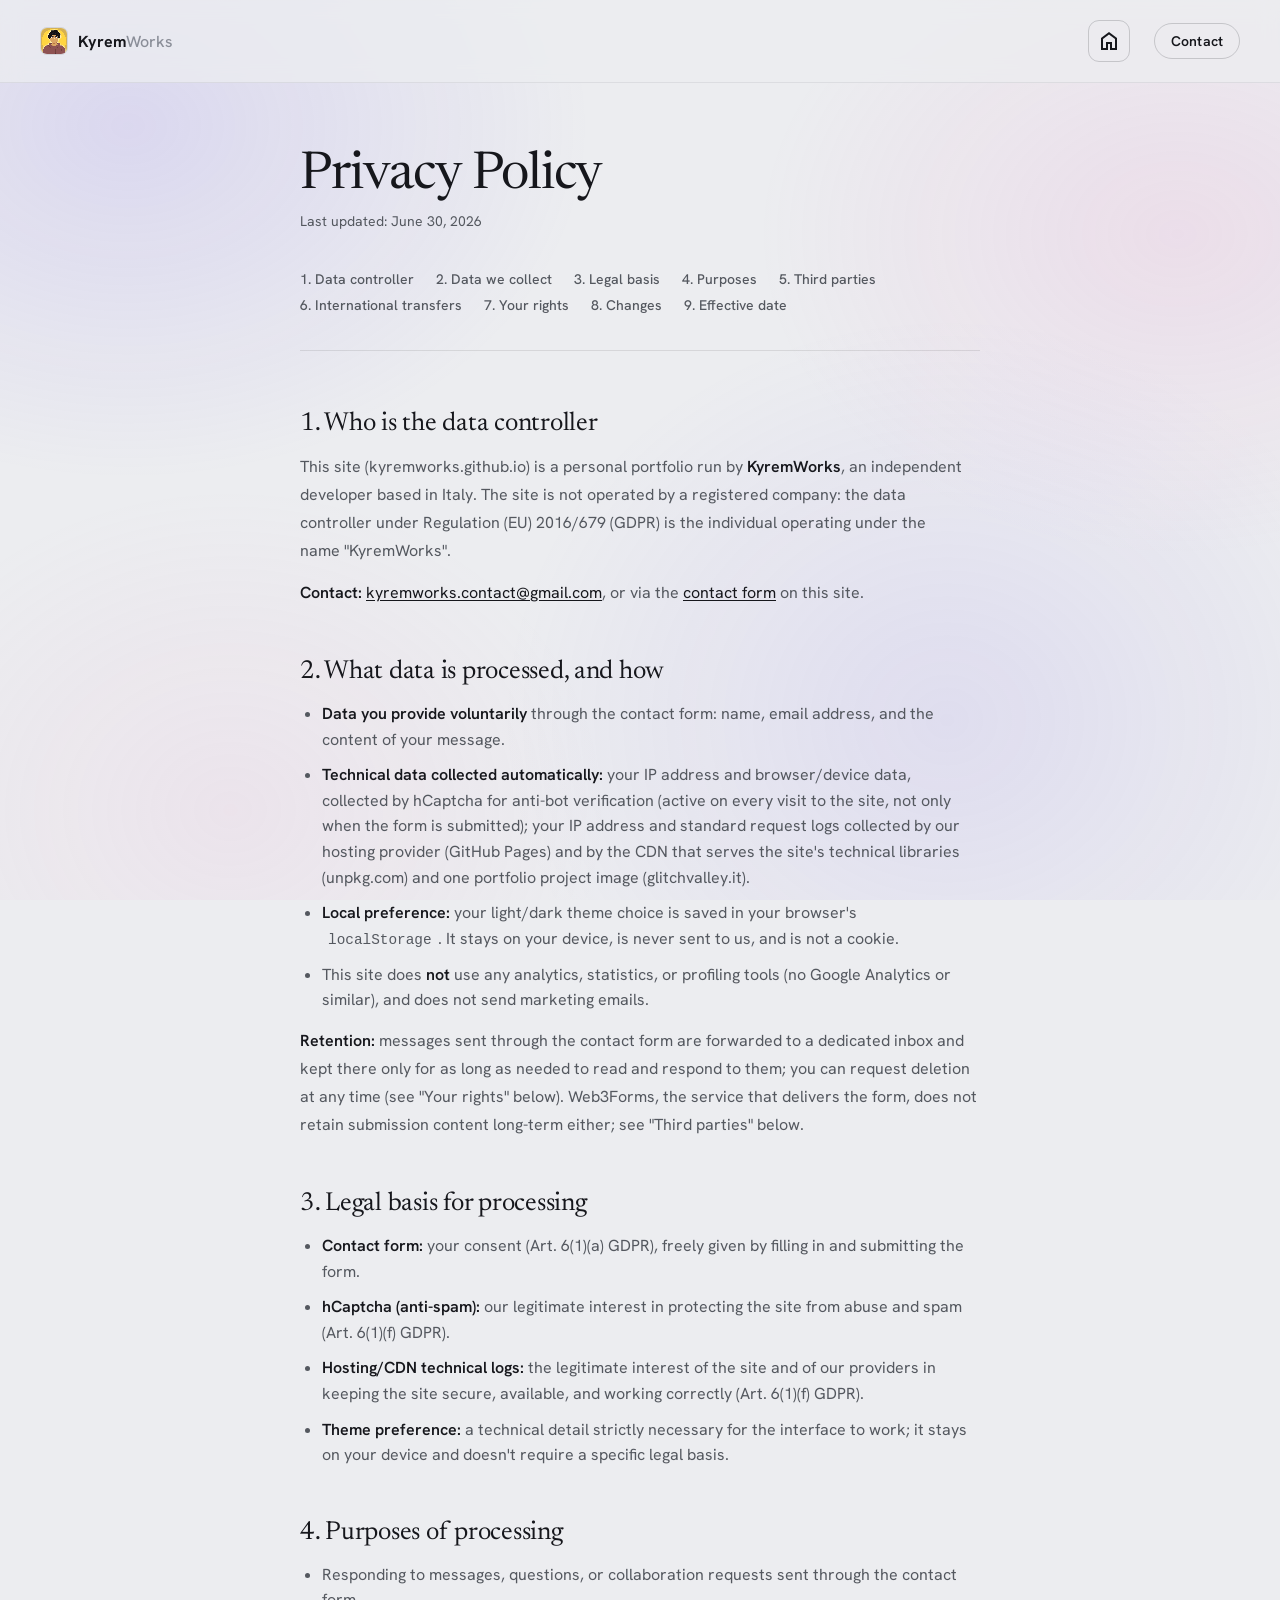
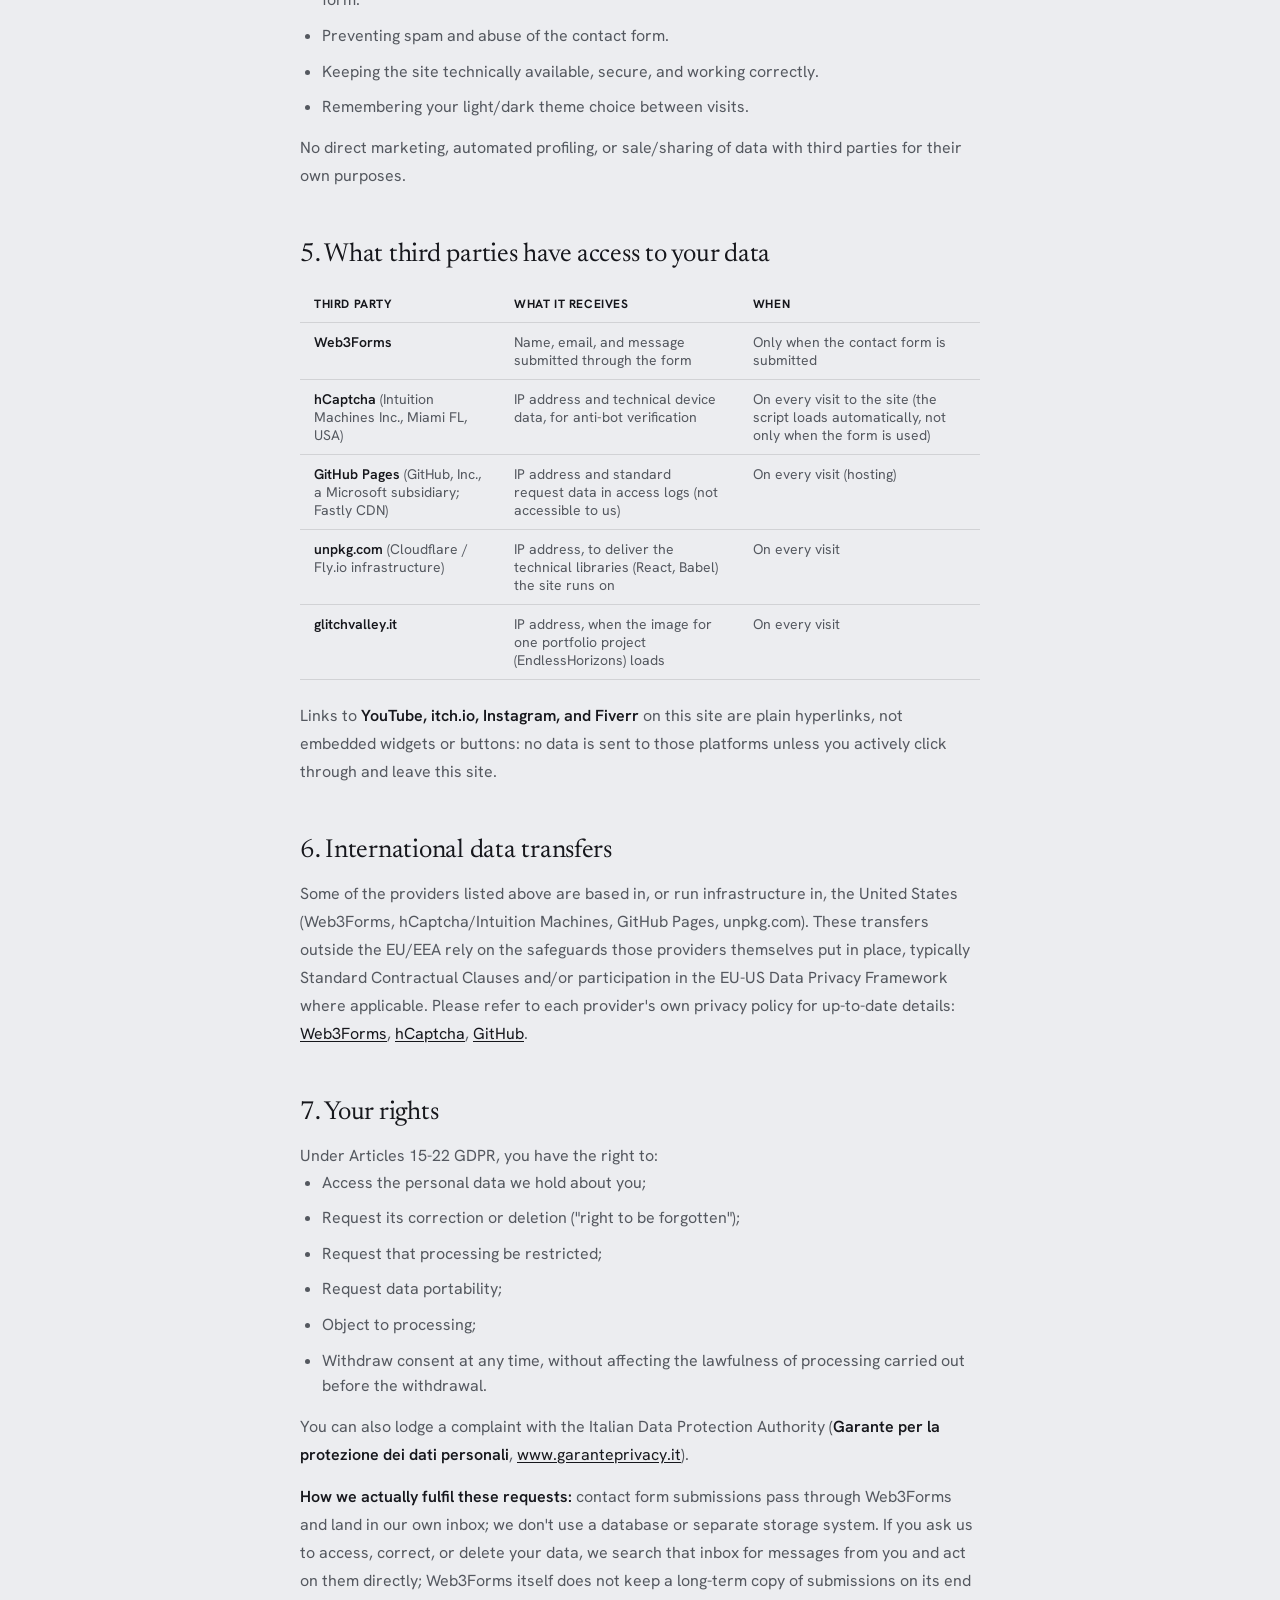
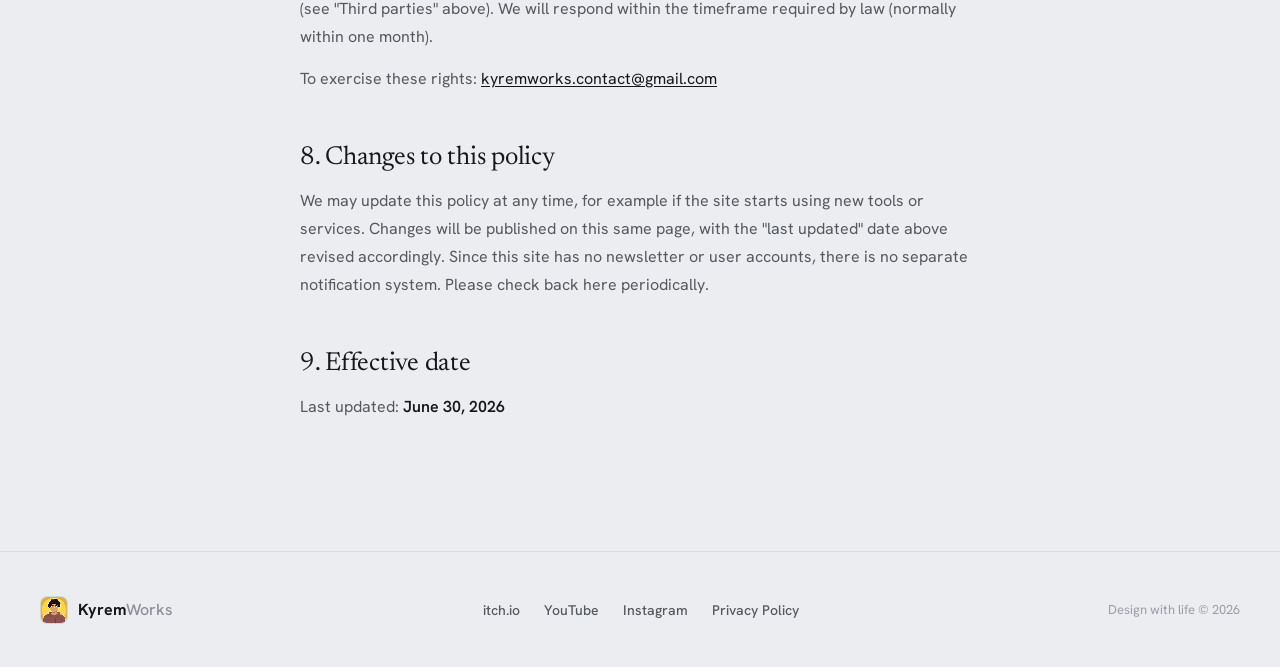
<file: privacy.html>
<!DOCTYPE html>
<html>
<head>
<meta charset="utf-8">
<meta name="viewport" content="width=device-width, initial-scale=1">
<title>Privacy Policy - KyremWorks</title>
<link rel="icon" type="image/png" href="assets/favicon.png">
<link rel="apple-touch-icon" href="assets/favicon.png">
<link rel="stylesheet" href="styles/fonts.css">
<link rel="stylesheet" href="styles/base.css">
<link rel="stylesheet" href="styles/layout.css">
<link rel="stylesheet" href="styles/privacy.css">
<link rel="stylesheet" href="styles/responsive.css">
<script>
  (function(){
    try {
      if (localStorage.getItem('kw-theme') === 'dark') document.documentElement.dataset.theme = 'dark';
    } catch(_) {}
  })();
</script>
</head>
<body>
<div class="site">

  <div id="base-bg" aria-hidden="true"></div>
  <div id="night-sky" aria-hidden="true"></div>
  <div id="glow" aria-hidden="true"></div>

  <!-- NAV (simplified: no theme toggle / burger, those need the DC runtime) -->
  <nav class="site-nav">
    <div class="brand-lockup">
      <img src="assets/logo-pfp.png" alt="KyremWorks" class="brand-mark">
      <span>Kyrem<span class="brand-sub">Works</span></span>
    </div>
    <div id="nav-right">
      <a id="home-btn" href="index.html">
        <svg class="home-icon" xmlns="http://www.w3.org/2000/svg" height="24px" viewBox="0 -960 960 960" width="24px" fill="#e3e3e3"><path fill="currentColor" d="M240-200h120v-240h240v240h120v-360L480-740 240-560v360Zm-80 80v-480l320-240 320 240v480H520v-240h-80v240H160Zm320-350Z"/></svg>
      </a>
      <a id="contact-btn" href="index.html#contact">Contact</a>
    </div>
  </nav>

  <!-- PRIVACY POLICY -->
  <main id="privacy-main">
    <div id="privacy-inner">
      <div class="privacy-head">
        <h1 class="privacy-title">Privacy Policy</h1>
        <p class="privacy-updated">Last updated: June 30, 2026</p>
      </div>

      <nav id="privacy-toc" aria-label="Table of contents">
        <a href="#data-controller">1. Data controller</a>
        <a href="#data-collected">2. Data we collect</a>
        <a href="#legal-basis">3. Legal basis</a>
        <a href="#purposes">4. Purposes</a>
        <a href="#third-parties">5. Third parties</a>
        <a href="#international-transfers">6. International transfers</a>
        <a href="#your-rights">7. Your rights</a>
        <a href="#changes">8. Changes</a>
        <a href="#effective-date">9. Effective date</a>
      </nav>

      <article id="privacy-body">
        <section id="data-controller">
          <h2>1. Who is the data controller</h2>
          <p>This site (kyremworks.github.io) is a personal portfolio run by <strong>KyremWorks</strong>, an independent developer based in Italy. The site is not operated by a registered company: the data controller under Regulation (EU) 2016/679 (GDPR) is the individual operating under the name "KyremWorks".</p>
          <p><strong>Contact:</strong> <a href="mailto:kyremworks.contact@gmail.com">kyremworks.contact@gmail.com</a>, or via the <a href="index.html#contact">contact form</a> on this site.</p>
        </section>

        <section id="data-collected">
          <h2>2. What data is processed, and how</h2>
          <ul>
            <li><strong>Data you provide voluntarily</strong> through the contact form: name, email address, and the content of your message.</li>
            <li><strong>Technical data collected automatically:</strong> your IP address and browser/device data, collected by hCaptcha for anti-bot verification (active on every visit to the site, not only when the form is submitted); your IP address and standard request logs collected by our hosting provider (GitHub Pages) and by the CDN that serves the site's technical libraries (unpkg.com) and one portfolio project image (glitchvalley.it).</li>
            <li><strong>Local preference:</strong> your light/dark theme choice is saved in your browser's <code>localStorage</code>. It stays on your device, is never sent to us, and is not a cookie.</li>
            <li>This site does <strong>not</strong> use any analytics, statistics, or profiling tools (no Google Analytics or similar), and does not send marketing emails.</li>
          </ul>
          <p><strong>Retention:</strong> messages sent through the contact form are forwarded to a dedicated inbox and kept there only for as long as needed to read and respond to them; you can request deletion at any time (see "Your rights" below). Web3Forms, the service that delivers the form, does not retain submission content long-term either; see "Third parties" below.</p>
        </section>

        <section id="legal-basis">
          <h2>3. Legal basis for processing</h2>
          <ul>
            <li><strong>Contact form:</strong> your consent (Art. 6(1)(a) GDPR), freely given by filling in and submitting the form.</li>
            <li><strong>hCaptcha (anti-spam):</strong> our legitimate interest in protecting the site from abuse and spam (Art. 6(1)(f) GDPR).</li>
            <li><strong>Hosting/CDN technical logs:</strong> the legitimate interest of the site and of our providers in keeping the site secure, available, and working correctly (Art. 6(1)(f) GDPR).</li>
            <li><strong>Theme preference:</strong> a technical detail strictly necessary for the interface to work; it stays on your device and doesn't require a specific legal basis.</li>
          </ul>
        </section>

        <section id="purposes">
          <h2>4. Purposes of processing</h2>
          <ul>
            <li>Responding to messages, questions, or collaboration requests sent through the contact form.</li>
            <li>Preventing spam and abuse of the contact form.</li>
            <li>Keeping the site technically available, secure, and working correctly.</li>
            <li>Remembering your light/dark theme choice between visits.</li>
          </ul>
          <p>No direct marketing, automated profiling, or sale/sharing of data with third parties for their own purposes.</p>
        </section>

        <section id="third-parties">
          <h2>5. What third parties have access to your data</h2>
          <div class="table-wrap">
            <table>
              <thead>
                <tr><th>Third party</th><th>What it receives</th><th>When</th></tr>
              </thead>
              <tbody>
                <tr><td><strong>Web3Forms</strong></td><td>Name, email, and message submitted through the form</td><td>Only when the contact form is submitted</td></tr>
                <tr><td><strong>hCaptcha</strong> (Intuition Machines Inc., Miami FL, USA)</td><td>IP address and technical device data, for anti-bot verification</td><td>On every visit to the site (the script loads automatically, not only when the form is used)</td></tr>
                <tr><td><strong>GitHub Pages</strong> (GitHub, Inc., a Microsoft subsidiary; Fastly CDN)</td><td>IP address and standard request data in access logs (not accessible to us)</td><td>On every visit (hosting)</td></tr>
                <tr><td><strong>unpkg.com</strong> (Cloudflare / Fly.io infrastructure)</td><td>IP address, to deliver the technical libraries (React, Babel) the site runs on</td><td>On every visit</td></tr>
                <tr><td><strong>glitchvalley.it</strong></td><td>IP address, when the image for one portfolio project (EndlessHorizons) loads</td><td>On every visit</td></tr>
              </tbody>
            </table>
          </div>
          <p>Links to <strong>YouTube, itch.io, Instagram, and Fiverr</strong> on this site are plain hyperlinks, not embedded widgets or buttons: no data is sent to those platforms unless you actively click through and leave this site.</p>
        </section>

        <section id="international-transfers">
          <h2>6. International data transfers</h2>
          <p>Some of the providers listed above are based in, or run infrastructure in, the United States (Web3Forms, hCaptcha/Intuition Machines, GitHub Pages, unpkg.com). These transfers outside the EU/EEA rely on the safeguards those providers themselves put in place, typically Standard Contractual Clauses and/or participation in the EU-US Data Privacy Framework where applicable. Please refer to each provider's own privacy policy for up-to-date details: <a href="https://web3forms.com/privacy" target="_blank" rel="noopener">Web3Forms</a>, <a href="https://www.hcaptcha.com/privacy" target="_blank" rel="noopener">hCaptcha</a>, <a href="https://docs.github.com/en/site-policy/privacy-policies/github-general-privacy-statement" target="_blank" rel="noopener">GitHub</a>.</p>
        </section>

        <section id="your-rights">
          <h2>7. Your rights</h2>
          <p>Under Articles 15-22 GDPR, you have the right to:</p>
          <ul>
            <li>Access the personal data we hold about you;</li>
            <li>Request its correction or deletion ("right to be forgotten");</li>
            <li>Request that processing be restricted;</li>
            <li>Request data portability;</li>
            <li>Object to processing;</li>
            <li>Withdraw consent at any time, without affecting the lawfulness of processing carried out before the withdrawal.</li>
          </ul>
          <p>You can also lodge a complaint with the Italian Data Protection Authority (<strong>Garante per la protezione dei dati personali</strong>, <a href="https://www.garanteprivacy.it" target="_blank" rel="noopener">www.garanteprivacy.it</a>).</p>
          <p><strong>How we actually fulfil these requests:</strong> contact form submissions pass through Web3Forms and land in our own inbox; we don't use a database or separate storage system. If you ask us to access, correct, or delete your data, we search that inbox for messages from you and act on them directly; Web3Forms itself does not keep a long-term copy of submissions on its end (see "Third parties" above). We will respond within the timeframe required by law (normally within one month).</p>
          <p>To exercise these rights: <a href="mailto:kyremworks.contact@gmail.com">kyremworks.contact@gmail.com</a></p>
        </section>

        <section id="changes">
          <h2>8. Changes to this policy</h2>
          <p>We may update this policy at any time, for example if the site starts using new tools or services. Changes will be published on this same page, with the "last updated" date above revised accordingly. Since this site has no newsletter or user accounts, there is no separate notification system. Please check back here periodically.</p>
        </section>

        <section id="effective-date">
          <h2>9. Effective date</h2>
          <p>Last updated: <strong>June 30, 2026</strong></p>
        </section>
      </article>
    </div>
  </main>

  <!-- FOOTER -->
  <footer class="site-footer">
    <div class="brand-lockup">
      <img src="assets/logo-pfp.png" alt="KyremWorks" class="brand-mark">
      <span>Kyrem<span class="brand-sub">Works</span></span>
    </div>
    <div class="footer-links">
      <a href="https://kyremworks.itch.io" target="_blank" rel="noopener">itch.io</a>
      <a href="https://www.youtube.com/@KyremWorks" target="_blank" rel="noopener">YouTube</a>
      <a href="https://www.instagram.com/kyremworks/" target="_blank" rel="noopener">Instagram</a>
      <a href="privacy.html">Privacy Policy</a>
    </div>
    <div class="footer-copy">Design with life © 2026</div>
  </footer>

</div>
</body>
</html>
</file>
<file: styles/fonts.css>
/* Self-hosted Newsreader + Hanken Grotesk, trimmed to the weights/styles
   actually used elsewhere in styles/*.css (grep audit: Newsreader only needs
   300/400 upright + 400 italic; Hanken Grotesk needs 400/500/600/700).
   Both families are served by Google as variable fonts, so one woff2 file
   per subset covers every weight below — each @font-face just pins the
   weight/style the browser should render from that file. Loaded before
   base.css so these rules exist before anything paints text. */

@font-face{font-family:'Newsreader';font-style:normal;font-weight:300;font-display:swap;src:url(../assets/fonts/newsreader-latin-ext.woff2) format('woff2');unicode-range:U+0100-02BA,U+02BD-02C5,U+02C7-02CC,U+02CE-02D7,U+02DD-02FF,U+0304,U+0308,U+0329,U+1D00-1DBF,U+1E00-1E9F,U+1EF2-1EFF,U+2020,U+20A0-20AB,U+20AD-20C0,U+2113,U+2C60-2C7F,U+A720-A7FF}
@font-face{font-family:'Newsreader';font-style:normal;font-weight:300;font-display:swap;src:url(../assets/fonts/newsreader-latin.woff2) format('woff2');unicode-range:U+0000-00FF,U+0131,U+0152-0153,U+02BB-02BC,U+02C6,U+02DA,U+02DC,U+0304,U+0308,U+0329,U+2000-206F,U+20AC,U+2122,U+2191,U+2193,U+2212,U+2215,U+FEFF,U+FFFD}
@font-face{font-family:'Newsreader';font-style:normal;font-weight:400;font-display:swap;src:url(../assets/fonts/newsreader-latin-ext.woff2) format('woff2');unicode-range:U+0100-02BA,U+02BD-02C5,U+02C7-02CC,U+02CE-02D7,U+02DD-02FF,U+0304,U+0308,U+0329,U+1D00-1DBF,U+1E00-1E9F,U+1EF2-1EFF,U+2020,U+20A0-20AB,U+20AD-20C0,U+2113,U+2C60-2C7F,U+A720-A7FF}
@font-face{font-family:'Newsreader';font-style:normal;font-weight:400;font-display:swap;src:url(../assets/fonts/newsreader-latin.woff2) format('woff2');unicode-range:U+0000-00FF,U+0131,U+0152-0153,U+02BB-02BC,U+02C6,U+02DA,U+02DC,U+0304,U+0308,U+0329,U+2000-206F,U+20AC,U+2122,U+2191,U+2193,U+2212,U+2215,U+FEFF,U+FFFD}
@font-face{font-family:'Newsreader';font-style:italic;font-weight:400;font-display:swap;src:url(../assets/fonts/newsreader-italic-latin-ext.woff2) format('woff2');unicode-range:U+0100-02BA,U+02BD-02C5,U+02C7-02CC,U+02CE-02D7,U+02DD-02FF,U+0304,U+0308,U+0329,U+1D00-1DBF,U+1E00-1E9F,U+1EF2-1EFF,U+2020,U+20A0-20AB,U+20AD-20C0,U+2113,U+2C60-2C7F,U+A720-A7FF}
@font-face{font-family:'Newsreader';font-style:italic;font-weight:400;font-display:swap;src:url(../assets/fonts/newsreader-italic-latin.woff2) format('woff2');unicode-range:U+0000-00FF,U+0131,U+0152-0153,U+02BB-02BC,U+02C6,U+02DA,U+02DC,U+0304,U+0308,U+0329,U+2000-206F,U+20AC,U+2122,U+2191,U+2193,U+2212,U+2215,U+FEFF,U+FFFD}

@font-face{font-family:'Hanken Grotesk';font-style:normal;font-weight:400;font-display:swap;src:url(../assets/fonts/hanken-grotesk-latin-ext.woff2) format('woff2');unicode-range:U+0100-02BA,U+02BD-02C5,U+02C7-02CC,U+02CE-02D7,U+02DD-02FF,U+0304,U+0308,U+0329,U+1D00-1DBF,U+1E00-1E9F,U+1EF2-1EFF,U+2020,U+20A0-20AB,U+20AD-20C0,U+2113,U+2C60-2C7F,U+A720-A7FF}
@font-face{font-family:'Hanken Grotesk';font-style:normal;font-weight:400;font-display:swap;src:url(../assets/fonts/hanken-grotesk-latin.woff2) format('woff2');unicode-range:U+0000-00FF,U+0131,U+0152-0153,U+02BB-02BC,U+02C6,U+02DA,U+02DC,U+0304,U+0308,U+0329,U+2000-206F,U+20AC,U+2122,U+2191,U+2193,U+2212,U+2215,U+FEFF,U+FFFD}
@font-face{font-family:'Hanken Grotesk';font-style:normal;font-weight:500;font-display:swap;src:url(../assets/fonts/hanken-grotesk-latin-ext.woff2) format('woff2');unicode-range:U+0100-02BA,U+02BD-02C5,U+02C7-02CC,U+02CE-02D7,U+02DD-02FF,U+0304,U+0308,U+0329,U+1D00-1DBF,U+1E00-1E9F,U+1EF2-1EFF,U+2020,U+20A0-20AB,U+20AD-20C0,U+2113,U+2C60-2C7F,U+A720-A7FF}
@font-face{font-family:'Hanken Grotesk';font-style:normal;font-weight:500;font-display:swap;src:url(../assets/fonts/hanken-grotesk-latin.woff2) format('woff2');unicode-range:U+0000-00FF,U+0131,U+0152-0153,U+02BB-02BC,U+02C6,U+02DA,U+02DC,U+0304,U+0308,U+0329,U+2000-206F,U+20AC,U+2122,U+2191,U+2193,U+2212,U+2215,U+FEFF,U+FFFD}
@font-face{font-family:'Hanken Grotesk';font-style:normal;font-weight:600;font-display:swap;src:url(../assets/fonts/hanken-grotesk-latin-ext.woff2) format('woff2');unicode-range:U+0100-02BA,U+02BD-02C5,U+02C7-02CC,U+02CE-02D7,U+02DD-02FF,U+0304,U+0308,U+0329,U+1D00-1DBF,U+1E00-1E9F,U+1EF2-1EFF,U+2020,U+20A0-20AB,U+20AD-20C0,U+2113,U+2C60-2C7F,U+A720-A7FF}
@font-face{font-family:'Hanken Grotesk';font-style:normal;font-weight:600;font-display:swap;src:url(../assets/fonts/hanken-grotesk-latin.woff2) format('woff2');unicode-range:U+0000-00FF,U+0131,U+0152-0153,U+02BB-02BC,U+02C6,U+02DA,U+02DC,U+0304,U+0308,U+0329,U+2000-206F,U+20AC,U+2122,U+2191,U+2193,U+2212,U+2215,U+FEFF,U+FFFD}
@font-face{font-family:'Hanken Grotesk';font-style:normal;font-weight:700;font-display:swap;src:url(../assets/fonts/hanken-grotesk-latin-ext.woff2) format('woff2');unicode-range:U+0100-02BA,U+02BD-02C5,U+02C7-02CC,U+02CE-02D7,U+02DD-02FF,U+0304,U+0308,U+0329,U+1D00-1DBF,U+1E00-1E9F,U+1EF2-1EFF,U+2020,U+20A0-20AB,U+20AD-20C0,U+2113,U+2C60-2C7F,U+A720-A7FF}
@font-face{font-family:'Hanken Grotesk';font-style:normal;font-weight:700;font-display:swap;src:url(../assets/fonts/hanken-grotesk-latin.woff2) format('woff2');unicode-range:U+0000-00FF,U+0131,U+0152-0153,U+02BB-02BC,U+02C6,U+02DA,U+02DC,U+0304,U+0308,U+0329,U+2000-206F,U+20AC,U+2122,U+2191,U+2193,U+2212,U+2215,U+FEFF,U+FFFD}
</file>
<file: styles/base.css>
/* Foundations: reset, theme tokens, fixed background layers, page shell.
   Loaded first so every later stylesheet can rely on the custom properties
   and keyframes declared here. */

*{box-sizing:border-box;margin:0;padding:0}
html{scroll-behavior:smooth}
body{background:var(--bg);transition:background-color .5s ease}
::selection{background:#514BC4;color:#fff}

/* Light is the default theme; dark is opted into via html[data-theme="dark"].
   The same token names are mirrored in scripts/kw-theme.js, which tweens these
   values inline on :root during the lamplighter transition — keep both in sync. */
:root{
  --bg:#ECEDF0; --surface-1:#F5F6F8; --surface-2:#ECEDF0;
  --ink:#16171C; --muted:#54585F;
  --line-rgb:22,23,28;
  --nav-bg:rgba(236,237,240,0.72);
  --btn-bg:#16171C; --btn-fg:#ECEDF0;
  --input-focus:#fff;
  --tl-line:rgba(22,23,28,0.22); --tl-node:#16171C; --tl-hollow:#fff;
}
html[data-theme="dark"]{
  --bg:#111019; --surface-1:#16141f; --surface-2:#1a1825;
  --ink:#ECEDF0; --muted:#A7AAB6;
  --line-rgb:236,237,240;
  --nav-bg:rgba(16,15,24,0.74);
  --btn-bg:#ECEDF0; --btn-fg:#16171C;
  --input-focus:#23212e;
  --tl-line:rgba(236,237,240,0.26); --tl-node:#ECEDF0; --tl-hollow:#111019;
}

/* Three stacked fixed layers behind the page: flat colour, scrolling night
   sky, ambient glow. #night-sky starts hidden and is revealed in dark mode
   (its opacity is also animated by the theme transition, hence the base 0). */
#base-bg{position:fixed;inset:0;z-index:-3;pointer-events:none;background:var(--bg)}
#night-sky{position:fixed;inset:0;z-index:-2;pointer-events:none;background:#1b1a28 url(../assets/night-sky.png) repeat-x;background-size:auto 100%;image-rendering:pixelated;opacity:0;animation:kw-sky 80s linear infinite}
html[data-theme="dark"] #night-sky{opacity:.92}
#glow{position:fixed;inset:0;z-index:-1;pointer-events:none;background-image:radial-gradient(680px 520px at 10% 14%,rgba(129,108,235,0.16),transparent 68%),radial-gradient(600px 460px at 92% 26%,rgba(232,121,194,0.13),transparent 70%),radial-gradient(620px 560px at 74% 80%,rgba(129,108,235,0.12),transparent 72%),radial-gradient(540px 460px at 18% 90%,rgba(236,150,200,0.10),transparent 70%)}
html[data-theme="dark"] #glow{mix-blend-mode:screen}

@keyframes kw-sky{from{background-position:0 0}to{background-position:-1920px 0}}

/* Page shell — the single wrapper that sets the base text colour and font. */
.site{color:var(--ink);font-family:'Hanken Grotesk',system-ui,sans-serif;-webkit-font-smoothing:antialiased;min-height:100vh;overflow-x:hidden}

/* Section header pattern shared by every numbered section (01..05): a small
   gold index beside a serif heading. Per-section files override the index/
   heading colour (e.g. the dark Work section) and the surrounding margin. */
.section-head{display:flex;align-items:baseline;gap:14px}
.section-index{font-size:13px;font-weight:700;letter-spacing:0.16em;text-transform:uppercase;color:#C2942B}
.section-heading{font-family:'Newsreader',serif;font-weight:400;font-size:clamp(30px,4vw,46px);letter-spacing:-0.02em;color:var(--ink)}
</file>
<file: styles/layout.css>
/* Chrome that frames every page: fixed top nav, the mobile slide-in drawer,
   and the footer. Section-specific styling lives in its own stylesheet. */

/* ---- Top navigation ---- */
.site-nav{position:fixed;top:0;left:0;right:0;z-index:50;display:flex;align-items:center;justify-content:space-between;padding:20px 40px;backdrop-filter:blur(10px);background:var(--nav-bg);border-bottom:1px solid rgba(var(--line-rgb),0.07)}
.nav-brand{text-decoration:none;color:var(--ink);font-weight:700;font-size:17px;letter-spacing:-0.01em}
/* The muted "Works" half of the wordmark, reused in the drawer and footer. */
.brand-sub{color:#8A8E98;font-weight:500}
#nav-right{display:flex;align-items:center;gap:24px}

#nav-links{display:flex;align-items:center;gap:28px}
#nav-links a{position:relative;text-decoration:none;color:var(--muted);font-size:14px;font-weight:500;letter-spacing:0.01em;transition:color .22s ease}
/* Underline that wipes in from the left on hover. */
#nav-links a::after{content:"";position:absolute;left:0;right:0;bottom:-5px;height:1.5px;background:var(--ink);transform:scaleX(0);transform-origin:left;transition:transform .26s cubic-bezier(.4,0,.2,1)}
#nav-links a:hover{color:var(--ink)}
#nav-links a:hover::after{transform:scaleX(1)}

/* Theme toggle: the moon/sun icons are stacked and cross-fade + rotate based
   on the active theme (and lean further on hover). */
#theme-toggle{position:relative;overflow:hidden;width:42px;height:42px;border:1px solid rgba(var(--line-rgb),0.18);border-radius:11px;background:transparent;cursor:pointer;padding:0;display:flex;align-items:center;justify-content:center;color:var(--ink);transition:background .25s ease,border-color .25s ease}
#theme-toggle:hover{background:rgba(var(--line-rgb),0.09);border-color:rgba(var(--line-rgb),0.42)}
#theme-toggle svg{position:absolute;top:50%;left:50%;transition:opacity .5s ease,transform .55s cubic-bezier(.34,1.35,.5,1)}
#theme-toggle .icon-moon{transform:translate(-50%,-50%) rotate(0deg) scale(1);opacity:1}
#theme-toggle .icon-sun{transform:translate(-50%,-50%) rotate(-90deg) scale(0.4);opacity:0}
html[data-theme="dark"] #theme-toggle .icon-moon{transform:translate(-50%,-50%) rotate(90deg) scale(0.4);opacity:0}
html[data-theme="dark"] #theme-toggle .icon-sun{transform:translate(-50%,-50%) rotate(0deg) scale(1);opacity:1}
#theme-toggle:hover .icon-moon{transform:translate(-50%,-50%) rotate(-16deg) scale(1.16)}
html[data-theme="dark"] #theme-toggle:hover .icon-sun{transform:translate(-50%,-50%) rotate(42deg) scale(1.16)}

#contact-btn{text-decoration:none;color:var(--ink);font-size:14px;font-weight:600;letter-spacing:0.01em;border:1px solid rgba(var(--line-rgb),0.18);padding:8px 16px;border-radius:100px;transition:background .3s ease,color .3s ease,border-color .3s ease}
#contact-btn:hover{background:#2b2c33 !important;border-color:#2b2c33 !important;color:#ffffff !important}
html[data-theme="dark"] #contact-btn:hover{background:#ECEDF0 !important;border-color:#ECEDF0 !important;color:#16171C !important}

/* Hidden on desktop; the responsive stylesheet flips it to flex under 860px. */
#nav-burger{display:none;align-items:center;justify-content:center;flex-direction:column;gap:5px;width:42px;height:42px;border:1px solid rgba(var(--line-rgb),0.18);border-radius:11px;background:transparent;cursor:pointer;padding:0;color:var(--ink)}
.nav-burger-bar{display:block;width:18px;height:2px;background:currentColor;border-radius:2px}

/* ---- Mobile slide-in drawer (rendered only when menuOpen) ---- */
.mobile-drawer{position:fixed;inset:0;z-index:100}
.drawer-scrim{position:absolute;inset:0;background:rgba(10,10,16,0.5);backdrop-filter:blur(2px);animation:kw-fade-in .2s ease}
.drawer-panel{position:absolute;top:0;right:0;height:100%;width:min(82vw,330px);background:var(--surface-2);box-shadow:-20px 0 60px rgba(var(--line-rgb),0.2);display:flex;flex-direction:column;padding:24px 26px 30px;animation:kw-drawer-in .26s cubic-bezier(.2,.7,.3,1)}
.drawer-header{display:flex;align-items:center;justify-content:space-between;margin-bottom:38px}
.drawer-close{width:40px;height:40px;border:1px solid rgba(var(--line-rgb),0.18);border-radius:10px;background:transparent;cursor:pointer;font-size:20px;color:var(--ink);line-height:1;display:flex;align-items:center;justify-content:center}
.drawer-nav{display:flex;flex-direction:column}
.drawer-link{text-decoration:none;color:var(--ink);font-family:'Newsreader',serif;font-size:27px;padding:15px 0;border-bottom:1px solid rgba(var(--line-rgb),0.08)}
.drawer-link:last-child{border-bottom:none}
.drawer-socials{margin-top:auto;display:flex;gap:22px;padding-top:30px}
.drawer-social{text-decoration:none;color:var(--muted);font-size:14px;font-weight:600}

/* ---- Footer ---- */
.site-footer{background:var(--surface-2);padding:44px 40px;display:flex;align-items:center;justify-content:space-between;gap:24px;flex-wrap:wrap;border-top:1px solid rgba(var(--line-rgb),0.08)}
.site-footer a{text-decoration:none;color:var(--muted);font-size:14px;font-weight:500;transition:color .2s ease}
.site-footer a:hover{color:var(--ink)}
.footer-links{display:flex;gap:24px}
.footer-copy{font-size:13px;color:#9A9EA8}

/* ---- Shared wordmark lockup (drawer header + footer) ---- */
.brand-lockup{display:flex;align-items:center;gap:10px;font-weight:700;font-size:16px}
.brand-mark{width:28px;height:28px;border-radius:7px;display:block;image-rendering:pixelated;border:1px solid rgba(var(--line-rgb),0.1)}

@keyframes kw-drawer-in{from{transform:translateX(100%)}to{transform:translateX(0)}}
@keyframes kw-fade-in{from{opacity:0}to{opacity:1}}
</file>
<file: styles/privacy.css>
/* Privacy policy page: a single readable text column, narrower than the
   1200px section max-widths elsewhere, since this is long-form prose. */

#privacy-main{display:block}
#privacy-inner{max-width:760px;margin:0 auto;padding:150px 40px 130px}

.privacy-head{margin-bottom:40px}
.privacy-title{font-family:'Newsreader',serif;font-weight:400;font-size:clamp(34px,5vw,52px);letter-spacing:-0.02em;color:var(--ink)}
.privacy-updated{margin-top:10px;font-size:14px;color:var(--muted)}

/* ---- Header ---- */
#home-btn{position:relative;overflow:hidden;width:42px;height:42px;border:1px solid rgba(var(--line-rgb),0.18);border-radius:11px;background:transparent;cursor:pointer;padding:0;display:flex;align-items:center;justify-content:center;color:var(--ink);transition:background .25s ease,border-color .25s ease}
#home-btn:hover{background:rgba(var(--line-rgb),0.09);border-color:rgba(var(--line-rgb),0.42)}
#home-btn.home-icon{position:absolute;top:50%;left:50%;transition:opacity .5s ease,transform .55s cubic-bezier(.34,1.35,.5,1);color: rgb(26, 26, 26);}
#home-btn:hover .home-icon{transform:translate(-50%,-50%) rotate(-16deg) scale(1.16)}
#home-btn svg{position:absolute;top:50%;left:50%;transition:opacity .5s ease,transform .55s cubic-bezier(.34,1.35,.5,1); transform: translate(-50%, -50%);}

/* ---- Table of contents ---- */
#privacy-toc{display:flex;flex-wrap:wrap;gap:8px 22px;margin-bottom:60px;padding-bottom:36px;border-bottom:1px solid rgba(var(--line-rgb),0.1)}
#privacy-toc a{text-decoration:none;color:var(--muted);font-size:14px;font-weight:500;transition:color .2s ease}
#privacy-toc a:hover{color:var(--ink)}

/* ---- Body sections ---- */
#privacy-body section+section{margin-top:52px}
#privacy-body h2{font-family:'Newsreader',serif;font-weight:400;font-size:clamp(21px,2.4vw,26px);letter-spacing:-0.01em;color:var(--ink);margin-bottom:16px}
#privacy-body p{font-size:16px;line-height:1.75;color:var(--muted);text-wrap:pretty}
#privacy-body p+p{margin-top:14px}
#privacy-body ul{display:flex;flex-direction:column;gap:10px;padding-left:22px;font-size:16px;line-height:1.6;color:var(--muted)}
#privacy-body ul+p{margin-top:14px}
#privacy-body strong{color:var(--ink);font-weight:600}
#privacy-body code{font-family:ui-monospace,'SF Mono',Menlo,monospace;font-size:0.9em;background:var(--surface-2);border-radius:4px;padding:2px 6px}
#privacy-body a{color:var(--ink);text-decoration:underline;text-underline-offset:2px}
#privacy-body a:hover{color:#514BC4}

/* ---- Third-party table ---- */
.table-wrap{overflow-x:auto;margin:18px 0 22px}
#privacy-body table{width:100%;min-width:560px;border-collapse:collapse;font-size:14px}
#privacy-body th,#privacy-body td{text-align:left;padding:10px 14px;border-bottom:1px solid rgba(var(--line-rgb),0.12);vertical-align:top}
#privacy-body th{font-size:12px;font-weight:700;letter-spacing:0.05em;text-transform:uppercase;color:var(--ink)}
#privacy-body td{color:var(--muted)}
</file>
<file: styles/responsive.css>
/* Narrow-viewport overrides. Loaded last so these win over the section files.
   Below 860px the desktop nav collapses to the burger/drawer and every grid
   stacks to a single column. */

@media (max-width:860px){
  .site-nav{padding:15px 20px !important}
  #nav-links{display:none !important}
  #nav-burger{display:flex !important}
  #contact-btn{display:none !important}
  #nav-right{gap:14px !important}
  .hero{padding:118px 22px 80px !important}
  #about{padding:90px 22px !important}
  #about-grid{grid-template-columns:1fr !important;gap:46px !important}
  #work{padding:90px 0 100px !important}
  #work-head{padding:0 22px !important}
  #pixelart{padding:90px 22px !important}
  #pixel-head{flex-direction:column;align-items:flex-start !important;gap:18px !important}
  #pixelart-grid{grid-template-columns:1fr !important}
  #channel{padding:90px 22px !important}
  #channel-grid{grid-template-columns:1fr !important;gap:36px !important}
  #contact-inner{padding:90px 22px 100px !important}
  #contact-form-row{grid-template-columns:1fr !important}
  .site-footer{padding:32px 22px !important}
  #privacy-inner{padding:120px 22px 90px !important}
  #privacy-toc{gap:6px 16px !important;margin-bottom:44px !important}
}
@media (max-width:560px){
  #work .project-card{flex-basis:84vw !important}
}
</file>
